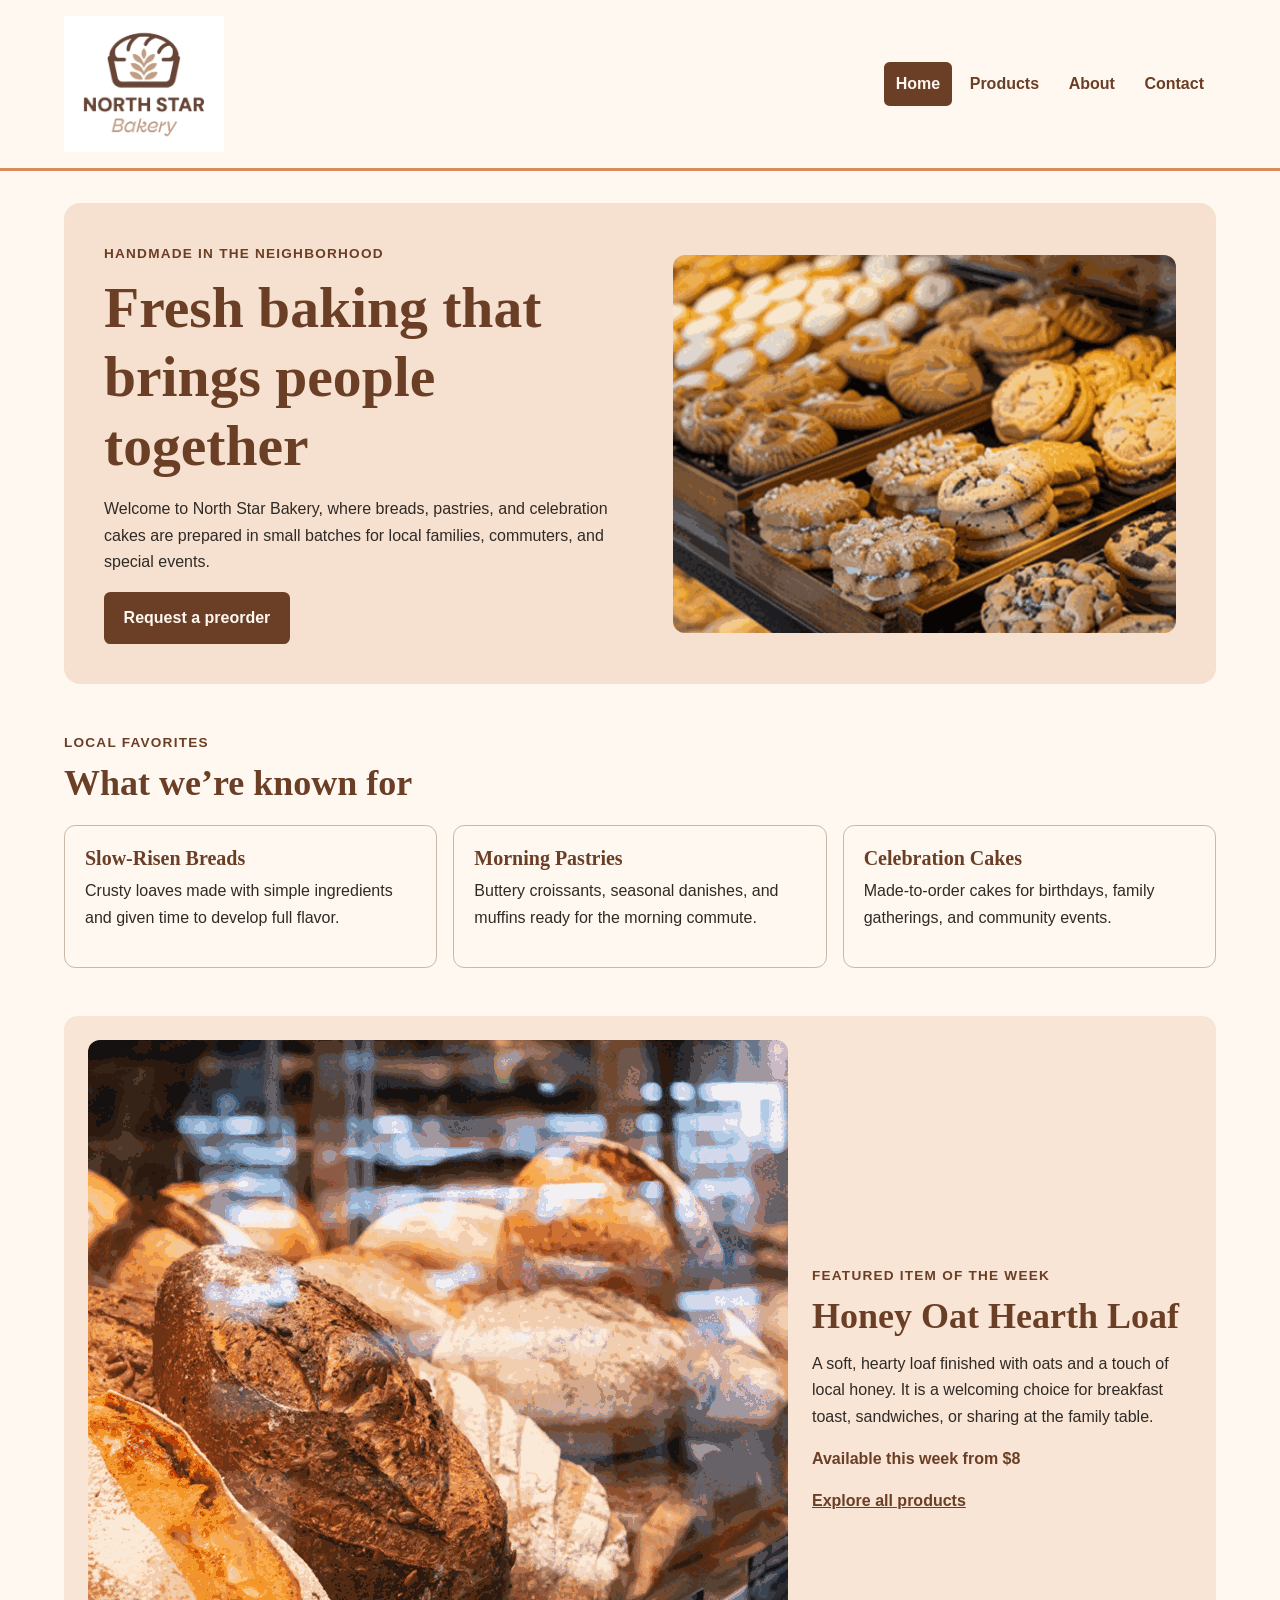
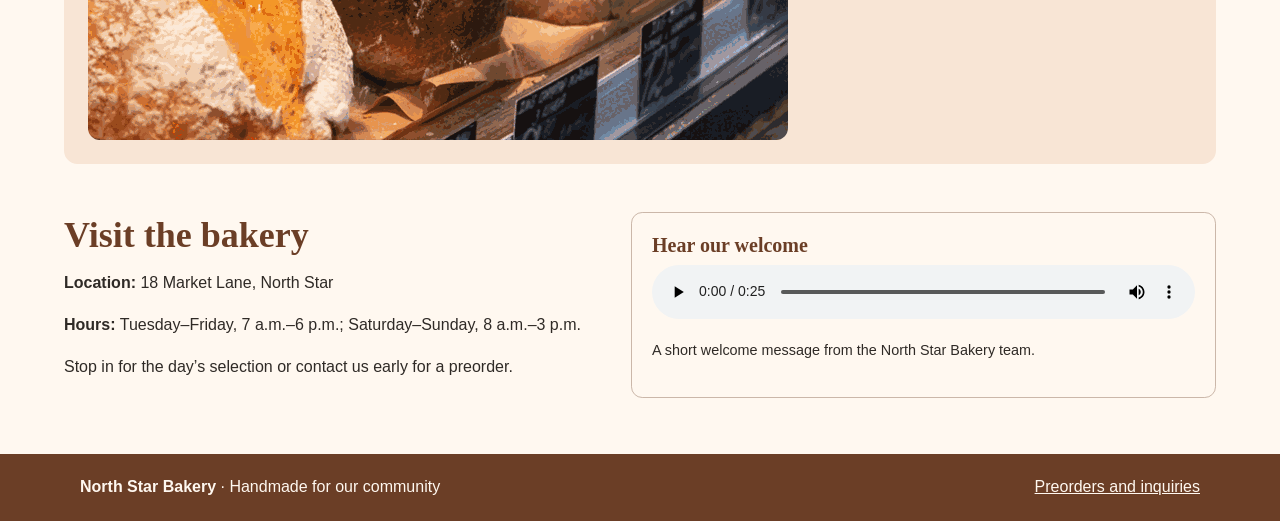
<file: index.html>
<!DOCTYPE html>
<html lang="en">
<head>
  <meta charset="UTF-8">
  <meta name="viewport" content="width=device-width, initial-scale=1.0">
  <meta name="description" content="North Star Bakery offers handmade breads, pastries, and celebration cakes for the local community.">
  <title>North Star Bakery | Home</title>
  <link rel="stylesheet" href="styles.css">
  <script src="script.js" defer></script>
</head>
<body>
  <a class="skip-link" href="#main-content">Skip to main content</a>
  <header class="site-header">
    <div class="header-inner">
      <a class="brand" href="index.html" aria-label="North Star Bakery home">
        <img src="media/bakery-logo_c.png" alt="North Star Bakery logo">
      </a>
      <nav aria-label="Main navigation">
        <ul class="nav-list">
          <li><a class="active" href="index.html" aria-current="page">Home</a></li>
          <li><a href="products.html">Products</a></li>
          <li><a href="about.html">About</a></li>
          <li><a href="contact.html">Contact</a></li>
        </ul>
      </nav>
    </div>
  </header>

  <main id="main-content">
    <section class="hero">
      <div class="hero-copy">
        <p class="eyebrow">Handmade in the neighborhood</p>
        <h1>Fresh baking that brings people together</h1>
        <p>Welcome to North Star Bakery, where breads, pastries, and celebration cakes are prepared in small batches for local families, commuters, and special events.</p>
        <a class="button" href="contact.html">Request a preorder</a>
      </div>
      <picture class="hero-media">
        <source media="(min-width: 48rem)" srcset="media/bakery-feature-large_c.png">
        <img src="media/bakery-feature-small_c.png" alt="A featured selection of freshly baked North Star Bakery goods">
      </picture>
    </section>

    <section class="content-section" aria-labelledby="known-for-heading">
      <div class="section-heading">
        <p class="eyebrow">Local favorites</p>
        <h2 id="known-for-heading">What we’re known for</h2>
      </div>
      <div class="card-row">
        <article class="card">
          <h3>Slow-Risen Breads</h3>
          <p>Crusty loaves made with simple ingredients and given time to develop full flavor.</p>
        </article>
        <article class="card">
          <h3>Morning Pastries</h3>
          <p>Buttery croissants, seasonal danishes, and muffins ready for the morning commute.</p>
        </article>
        <article class="card">
          <h3>Celebration Cakes</h3>
          <p>Made-to-order cakes for birthdays, family gatherings, and community events.</p>
        </article>
      </div>
    </section>

    <section class="content-section split-layout feature-panel" aria-labelledby="featured-heading">
      <img src="media/bakery-bread_c.png" alt="Fresh artisan bread cooling on a bakery counter">
      <div>
        <p class="eyebrow">Featured item of the week</p>
        <h2 id="featured-heading">Honey Oat Hearth Loaf</h2>
        <p>A soft, hearty loaf finished with oats and a touch of local honey. It is a welcoming choice for breakfast toast, sandwiches, or sharing at the family table.</p>
        <p class="price">Available this week from $8</p>
        <a class="text-link" href="products.html">Explore all products</a>
      </div>
    </section>

    <section class="content-section split-layout" aria-labelledby="visit-heading">
      <div>
        <h2 id="visit-heading">Visit the bakery</h2>
        <p><strong>Location:</strong> 18 Market Lane, North Star</p>
        <p><strong>Hours:</strong> Tuesday–Friday, 7 a.m.–6 p.m.; Saturday–Sunday, 8 a.m.–3 p.m.</p>
        <p>Stop in for the day’s selection or contact us early for a preorder.</p>
      </div>
      <div class="media-panel">
        <h3>Hear our welcome</h3>
        <audio controls preload="metadata">
          <source src="media/bakery-welcome_c.mp3" type="audio/mpeg">
          Your browser does not support the audio element. Please contact North Star Bakery for assistance.
        </audio>
        <p class="media-note">A short welcome message from the North Star Bakery team.</p>
      </div>
    </section>
  </main>

  <footer>
    <p><strong>North Star Bakery</strong> · Handmade for our community</p>
    <p><a href="contact.html">Preorders and inquiries</a></p>
  </footer>
</body>
</html>
</file>
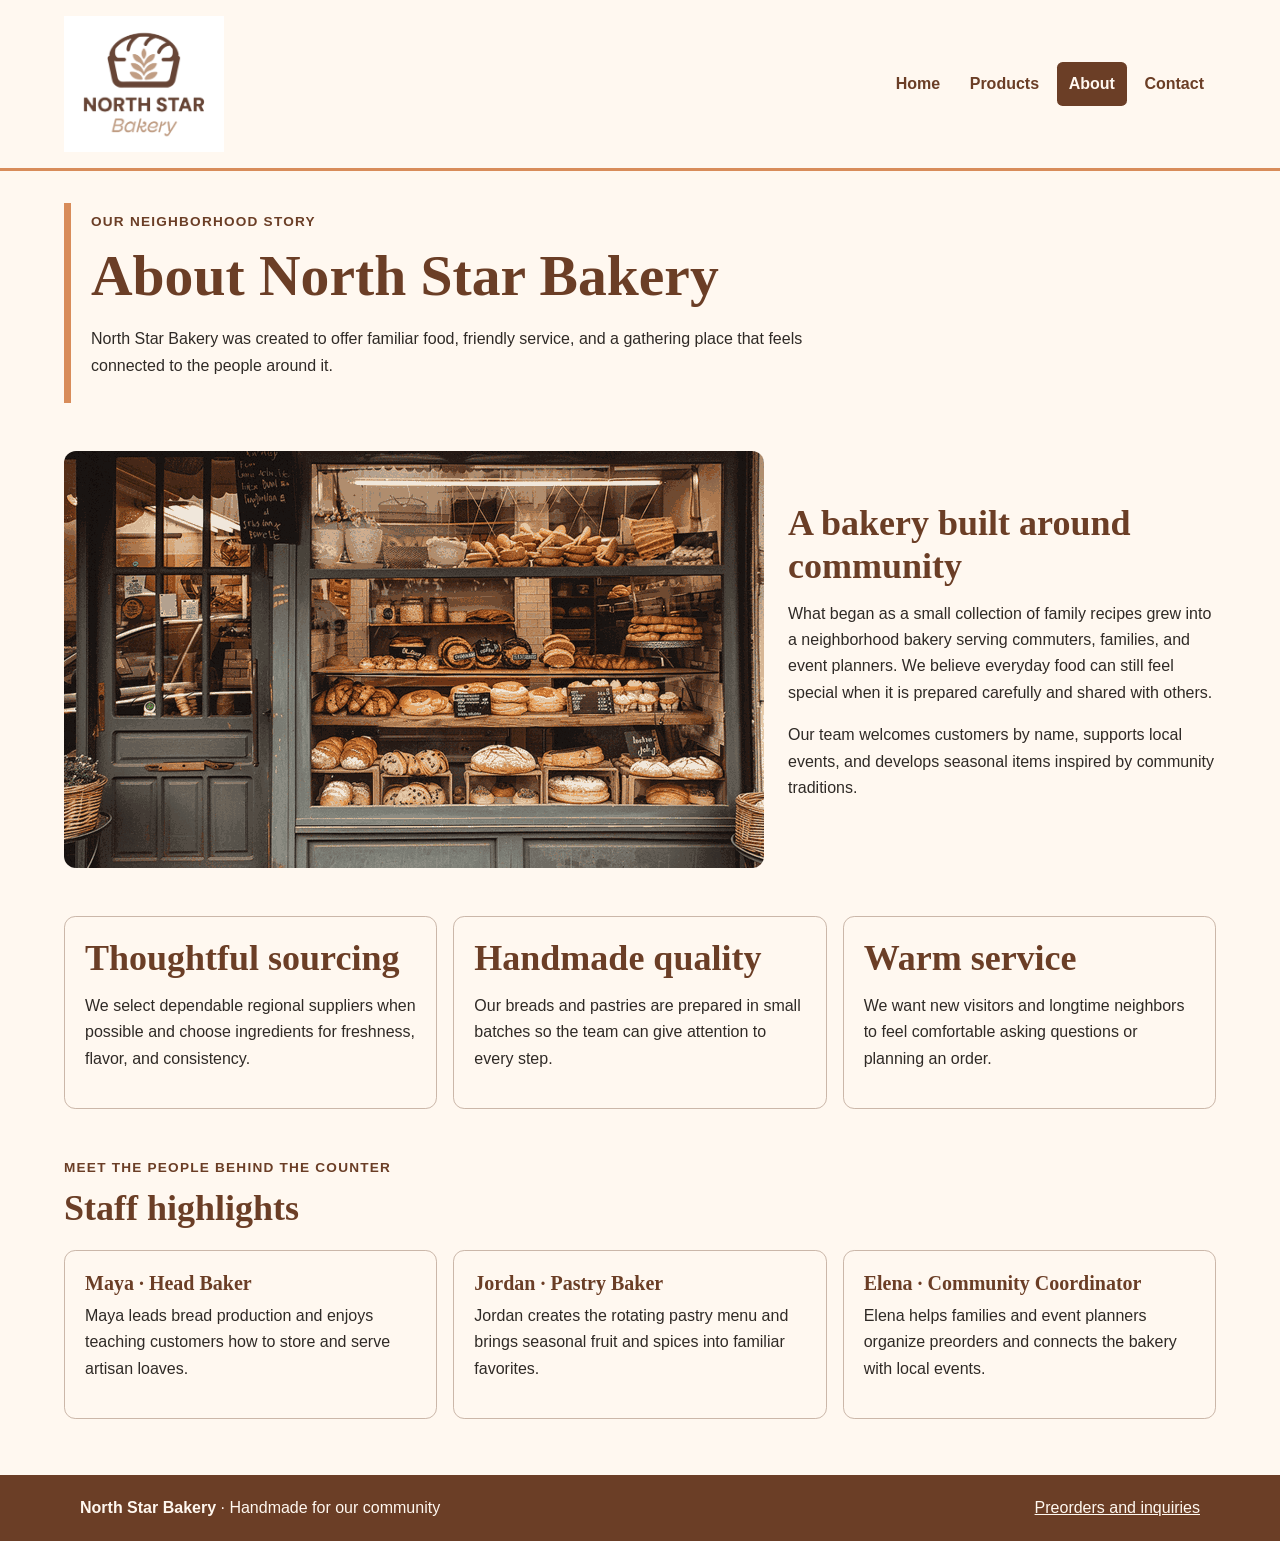
<file: about.html>
<!DOCTYPE html>
<html lang="en">
<head>
  <meta charset="UTF-8">
  <meta name="viewport" content="width=device-width, initial-scale=1.0">
  <meta name="description" content="Learn about North Star Bakery’s community story, sourcing philosophy, and team.">
  <title>North Star Bakery | About</title>
  <link rel="stylesheet" href="styles.css">
  <script src="script.js" defer></script>
</head>
<body>
  <a class="skip-link" href="#main-content">Skip to main content</a>
  <header class="site-header">
    <div class="header-inner">
      <a class="brand" href="index.html" aria-label="North Star Bakery home">
        <img src="media/bakery-logo_c.png" alt="North Star Bakery logo">
      </a>
      <nav aria-label="Main navigation">
        <ul class="nav-list">
          <li><a href="index.html">Home</a></li>
          <li><a href="products.html">Products</a></li>
          <li><a class="active" href="about.html" aria-current="page">About</a></li>
          <li><a href="contact.html">Contact</a></li>
        </ul>
      </nav>
    </div>
  </header>

  <main id="main-content">
    <section class="page-intro">
      <p class="eyebrow">Our neighborhood story</p>
      <h1>About North Star Bakery</h1>
      <p>North Star Bakery was created to offer familiar food, friendly service, and a gathering place that feels connected to the people around it.</p>
    </section>

    <section class="content-section split-layout story-section" aria-labelledby="story-heading">
      <img src="media/bakery-storefront_c.png" alt="The welcoming storefront of North Star Bakery">
      <div>
        <h2 id="story-heading">A bakery built around community</h2>
        <p>What began as a small collection of family recipes grew into a neighborhood bakery serving commuters, families, and event planners. We believe everyday food can still feel special when it is prepared carefully and shared with others.</p>
        <p>Our team welcomes customers by name, supports local events, and develops seasonal items inspired by community traditions.</p>
      </div>
    </section>

    <section class="content-section card-row" aria-label="Bakery values">
      <article class="card">
        <h2>Thoughtful sourcing</h2>
        <p>We select dependable regional suppliers when possible and choose ingredients for freshness, flavor, and consistency.</p>
      </article>
      <article class="card">
        <h2>Handmade quality</h2>
        <p>Our breads and pastries are prepared in small batches so the team can give attention to every step.</p>
      </article>
      <article class="card">
        <h2>Warm service</h2>
        <p>We want new visitors and longtime neighbors to feel comfortable asking questions or planning an order.</p>
      </article>
    </section>

    <section class="content-section" aria-labelledby="team-heading">
      <div class="section-heading">
        <p class="eyebrow">Meet the people behind the counter</p>
        <h2 id="team-heading">Staff highlights</h2>
      </div>
      <div class="staff-list">
        <article>
          <h3>Maya · Head Baker</h3>
          <p>Maya leads bread production and enjoys teaching customers how to store and serve artisan loaves.</p>
        </article>
        <article>
          <h3>Jordan · Pastry Baker</h3>
          <p>Jordan creates the rotating pastry menu and brings seasonal fruit and spices into familiar favorites.</p>
        </article>
        <article>
          <h3>Elena · Community Coordinator</h3>
          <p>Elena helps families and event planners organize preorders and connects the bakery with local events.</p>
        </article>
      </div>
    </section>

  </main>

  <footer>
    <p><strong>North Star Bakery</strong> · Handmade for our community</p>
    <p><a href="contact.html">Preorders and inquiries</a></p>
  </footer>
</body>
</html>
</file>
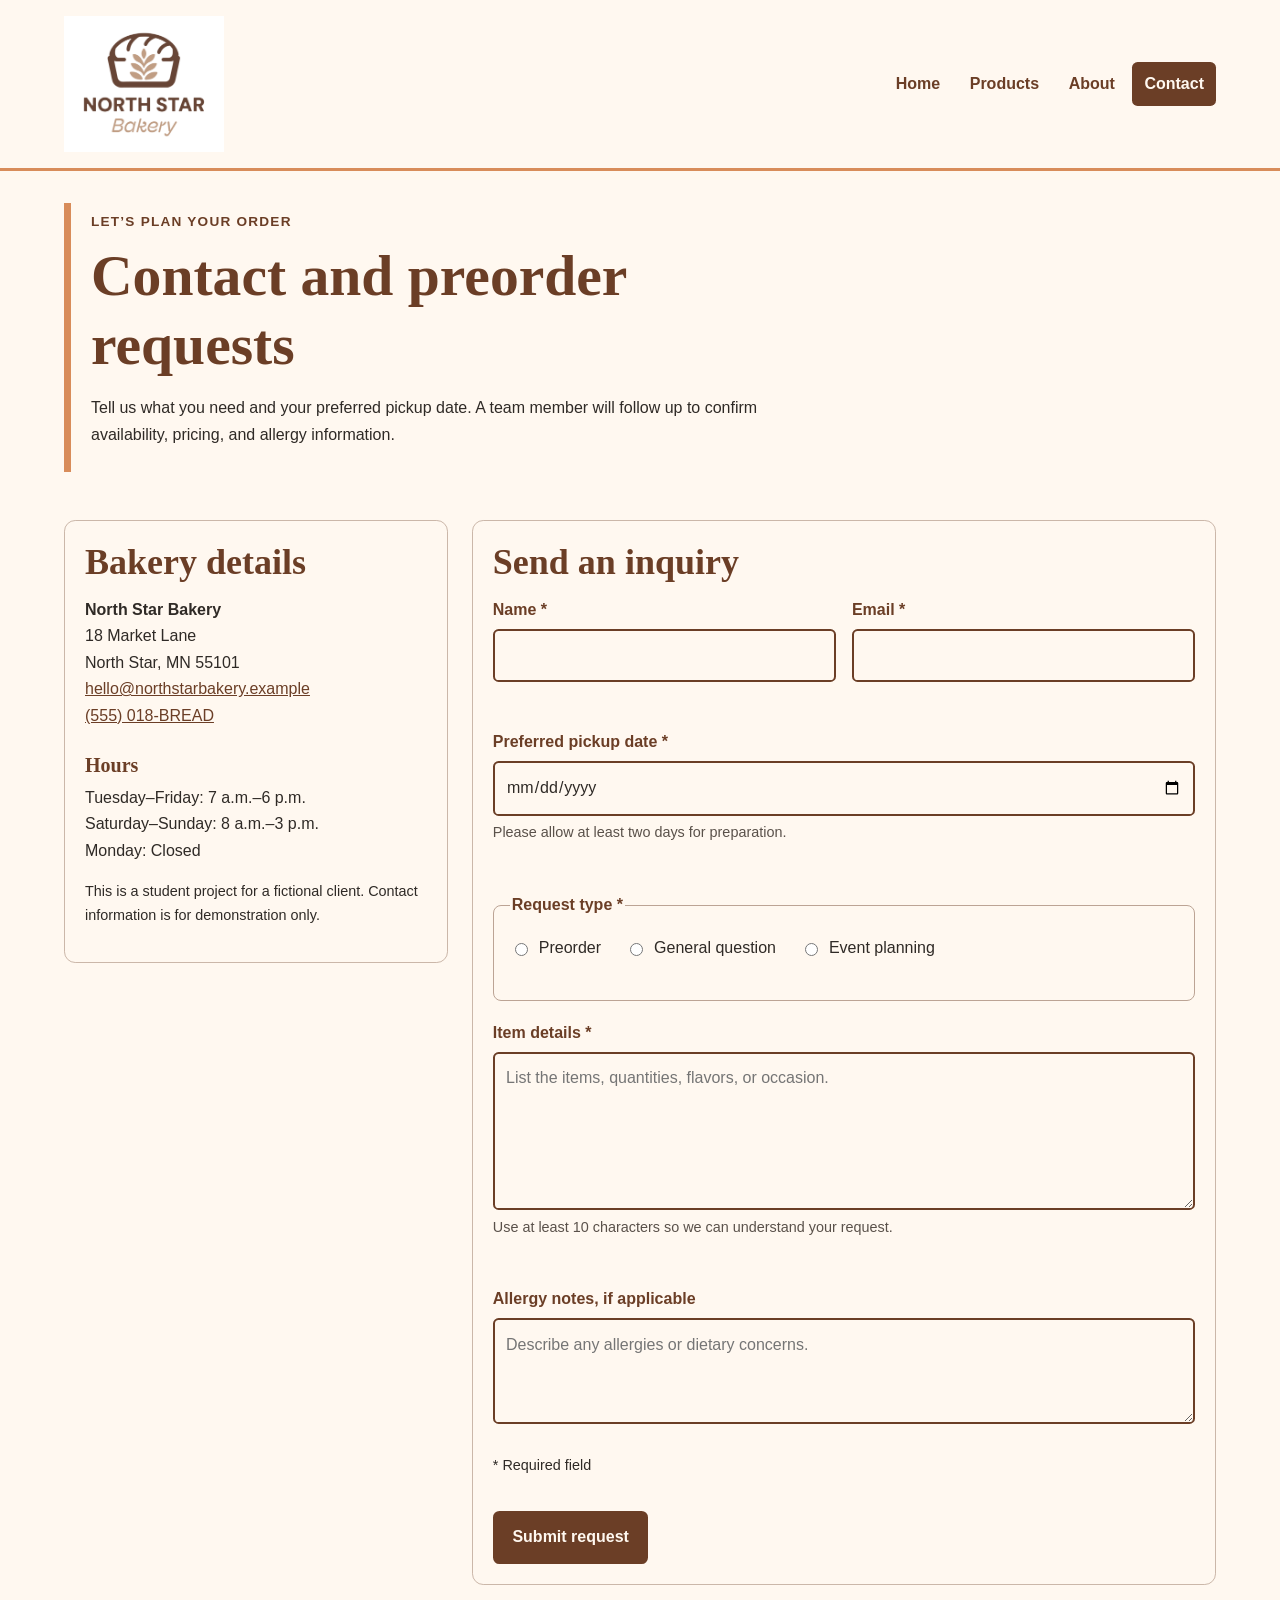
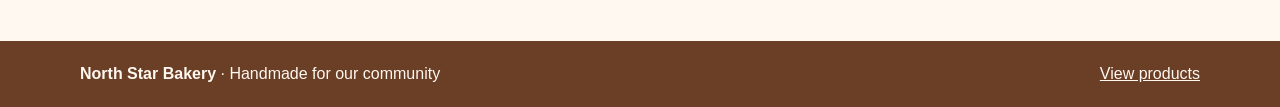
<file: contact.html>
<!DOCTYPE html>
<html lang="en">
<head>
  <meta charset="UTF-8">
  <meta name="viewport" content="width=device-width, initial-scale=1.0">
  <meta name="description" content="Contact North Star Bakery or request a preorder pickup.">
  <title>North Star Bakery | Contact</title>
  <link rel="stylesheet" href="styles.css">
  <script src="script.js" defer></script>
</head>
<body>
  <a class="skip-link" href="#main-content">Skip to main content</a>
  <header class="site-header">
    <div class="header-inner">
      <a class="brand" href="index.html" aria-label="North Star Bakery home">
        <img src="media/bakery-logo_c.png" alt="North Star Bakery logo">
      </a>
      <nav aria-label="Main navigation">
        <ul class="nav-list">
          <li><a href="index.html">Home</a></li>
          <li><a href="products.html">Products</a></li>
          <li><a href="about.html">About</a></li>
          <li><a class="active" href="contact.html" aria-current="page">Contact</a></li>
        </ul>
      </nav>
    </div>
  </header>

  <main id="main-content">
    <section class="page-intro">
      <p class="eyebrow">Let’s plan your order</p>
      <h1>Contact and preorder requests</h1>
      <p>Tell us what you need and your preferred pickup date. A team member will follow up to confirm availability, pricing, and allergy information.</p>
    </section>

    <div class="content-section contact-layout">
      <section class="visit-details" aria-labelledby="details-heading">
        <h2 id="details-heading">Bakery details</h2>
        <address>
          <strong>North Star Bakery</strong><br>
          18 Market Lane<br>
          North Star, MN 55101<br>
          <a href="mailto:hello@northstarbakery.example">hello@northstarbakery.example</a><br>
          <a href="tel:+15550182733">(555) 018-BREAD</a>
        </address>
        <h3>Hours</h3>
        <p>Tuesday–Friday: 7 a.m.–6 p.m.<br>Saturday–Sunday: 8 a.m.–3 p.m.<br>Monday: Closed</p>
        <p class="media-note">This is a student project for a fictional client. Contact information is for demonstration only.</p>
      </section>

      <section class="form-section" aria-labelledby="form-heading">
        <h2 id="form-heading">Send an inquiry</h2>
        <p id="storage-notice" class="storage-notice" role="status" hidden>Saved details restored from your last visit.</p>
        <form id="inquiry-form" action="#" method="post" novalidate>
          <div class="form-row">
            <div class="form-field">
              <label for="name">Name <span aria-hidden="true">*</span></label>
              <input type="text" id="name" name="name" autocomplete="name" aria-describedby="name-error" required>
              <p class="error-message" id="name-error" aria-live="polite"></p>
            </div>
            <div class="form-field">
              <label for="email">Email <span aria-hidden="true">*</span></label>
              <input type="email" id="email" name="email" autocomplete="email" aria-describedby="email-error" required>
              <p class="error-message" id="email-error" aria-live="polite"></p>
            </div>
          </div>

          <div class="form-field">
            <label for="pickup-date">Preferred pickup date <span aria-hidden="true">*</span></label>
            <input type="date" id="pickup-date" name="pickup-date" aria-describedby="pickup-date-help pickup-date-error" required>
            <p class="field-help" id="pickup-date-help">Please allow at least two days for preparation.</p>
            <p class="error-message" id="pickup-date-error" aria-live="polite"></p>
          </div>

          <fieldset id="request-type-group" aria-describedby="request-type-error">
            <legend>Request type <span aria-hidden="true">*</span></legend>
            <div class="choice-row">
              <label><input type="radio" name="request-type" value="preorder" required> Preorder</label>
              <label><input type="radio" name="request-type" value="general-question"> General question</label>
              <label><input type="radio" name="request-type" value="event-planning"> Event planning</label>
            </div>
            <p class="error-message" id="request-type-error" aria-live="polite"></p>
          </fieldset>

          <div class="form-field">
            <label for="item-details">Item details <span aria-hidden="true">*</span></label>
            <textarea id="item-details" name="item-details" rows="5" required minlength="10" aria-describedby="item-details-help item-details-error" placeholder="List the items, quantities, flavors, or occasion."></textarea>
            <p class="field-help" id="item-details-help">Use at least 10 characters so we can understand your request.</p>
            <p class="error-message" id="item-details-error" aria-live="polite"></p>
          </div>

          <div class="form-field">
            <label for="allergy-notes">Allergy notes, if applicable</label>
            <textarea id="allergy-notes" name="allergy-notes" rows="3" placeholder="Describe any allergies or dietary concerns."></textarea>
          </div>

          <p class="required-note"><span aria-hidden="true">*</span> Required field</p>
          <button type="submit">Submit request</button>
          <div id="form-status" class="form-status" role="status" aria-live="polite" tabindex="-1"></div>
        </form>
      </section>
    </div>
  </main>

  <footer>
    <p><strong>North Star Bakery</strong> · Handmade for our community</p>
    <p><a href="products.html">View products</a></p>
  </footer>
</body>
</html>
</file>
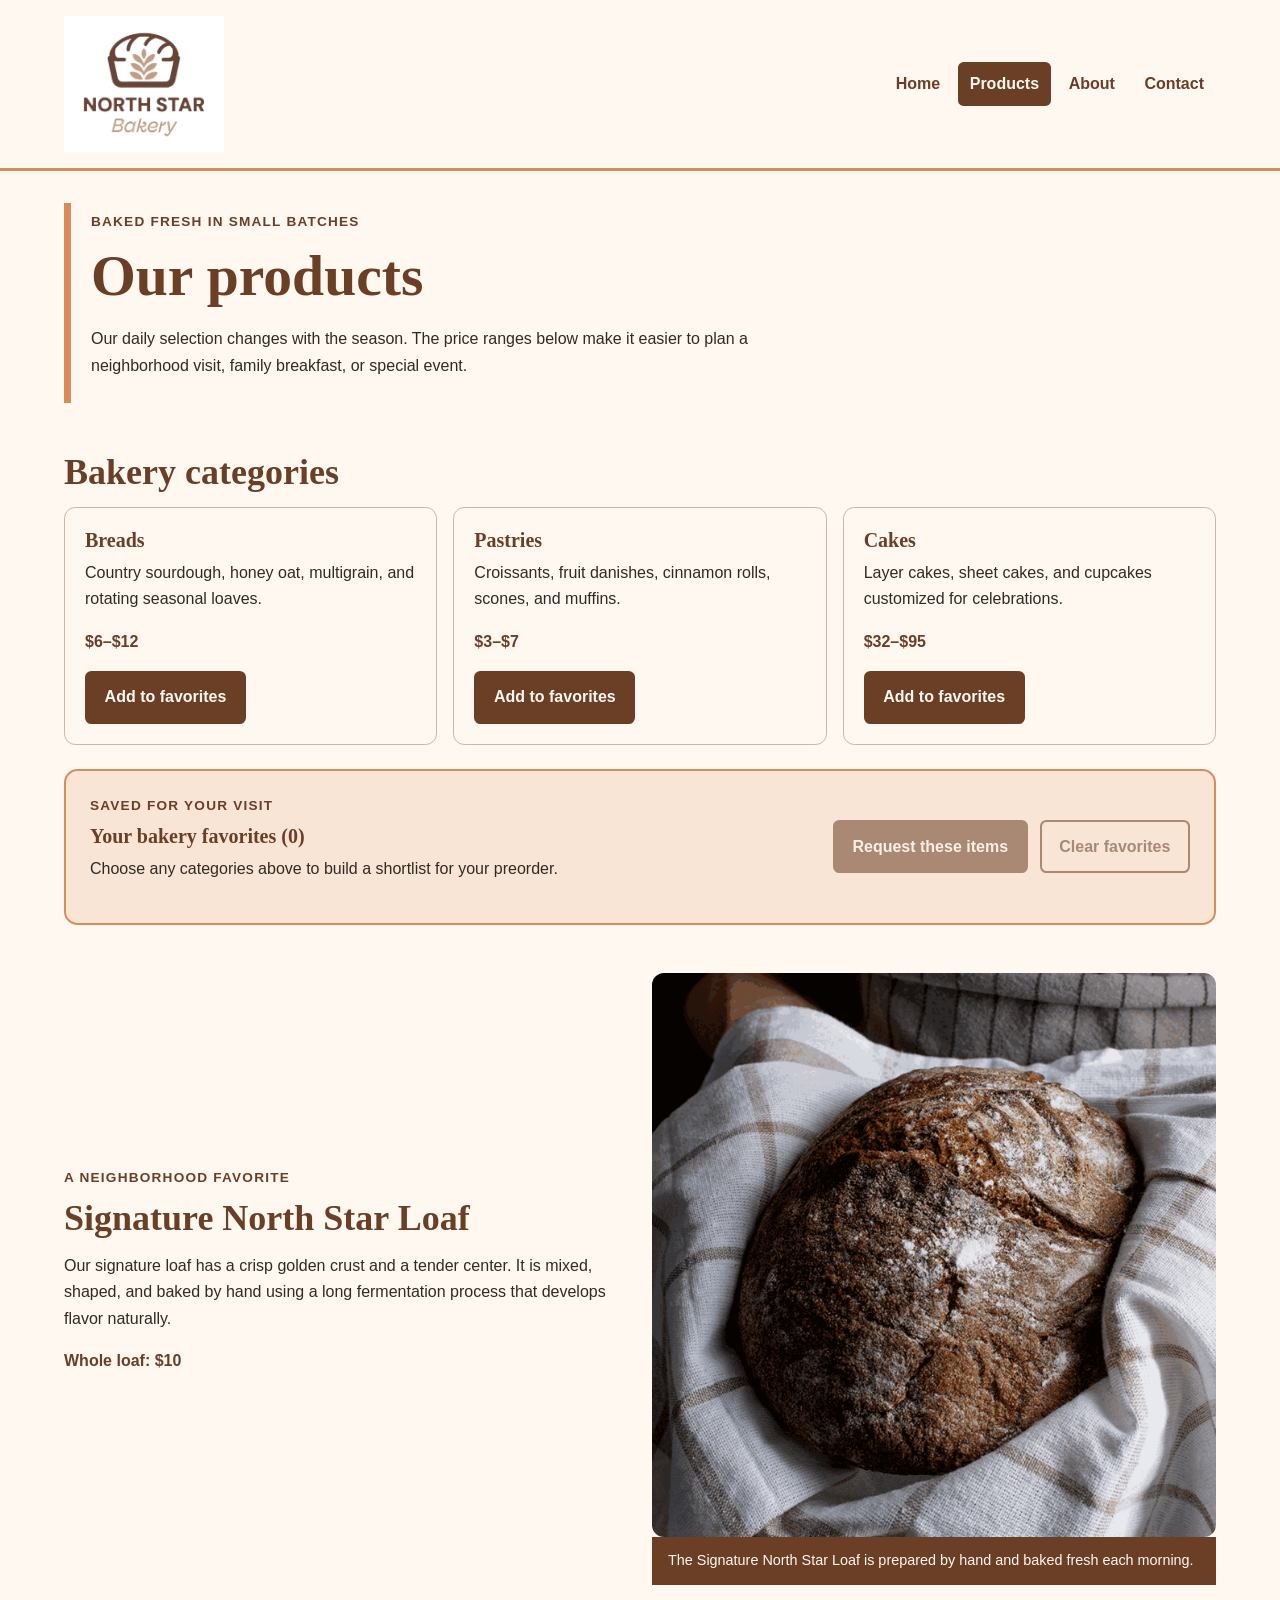
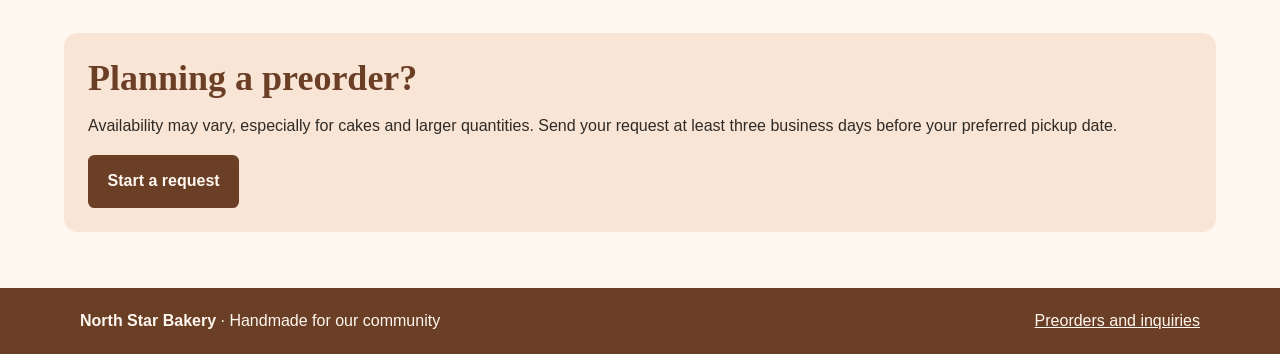
<file: products.html>
<!DOCTYPE html>
<html lang="en">
<head>
  <meta charset="UTF-8">
  <meta name="viewport" content="width=device-width, initial-scale=1.0">
  <meta name="description" content="Browse breads, pastries, and cakes from North Star Bakery.">
  <title>North Star Bakery | Products</title>
  <link rel="stylesheet" href="styles.css">
  <script src="script.js" defer></script>
</head>
<body>
  <a class="skip-link" href="#main-content">Skip to main content</a>
  <header class="site-header">
    <div class="header-inner">
      <a class="brand" href="index.html" aria-label="North Star Bakery home">
        <img src="media/bakery-logo_c.png" alt="North Star Bakery logo">
      </a>
      <nav aria-label="Main navigation">
        <ul class="nav-list">
          <li><a href="index.html">Home</a></li>
          <li><a class="active" href="products.html" aria-current="page">Products</a></li>
          <li><a href="about.html">About</a></li>
          <li><a href="contact.html">Contact</a></li>
        </ul>
      </nav>
    </div>
  </header>

  <main id="main-content">
    <section class="page-intro">
      <p class="eyebrow">Baked fresh in small batches</p>
      <h1>Our products</h1>
      <p>Our daily selection changes with the season. The price ranges below make it easier to plan a neighborhood visit, family breakfast, or special event.</p>
    </section>

    <section class="content-section" aria-labelledby="categories-heading">
      <h2 id="categories-heading">Bakery categories</h2>
      <div class="card-row product-row">
        <article class="card product-card" data-product-id="breads">
          <h3>Breads</h3>
          <p>Country sourdough, honey oat, multigrain, and rotating seasonal loaves.</p>
          <p class="price">$6–$12</p>
          <button class="favorite-button" type="button" data-favorite-id="breads" aria-pressed="false">Add to favorites</button>
        </article>
        <article class="card product-card" data-product-id="pastries">
          <h3>Pastries</h3>
          <p>Croissants, fruit danishes, cinnamon rolls, scones, and muffins.</p>
          <p class="price">$3–$7</p>
          <button class="favorite-button" type="button" data-favorite-id="pastries" aria-pressed="false">Add to favorites</button>
        </article>
        <article class="card product-card" data-product-id="cakes">
          <h3>Cakes</h3>
          <p>Layer cakes, sheet cakes, and cupcakes customized for celebrations.</p>
          <p class="price">$32–$95</p>
          <button class="favorite-button" type="button" data-favorite-id="cakes" aria-pressed="false">Add to favorites</button>
        </article>
      </div>

      <aside class="favorites-panel" aria-labelledby="favorites-heading" aria-live="polite">
        <div>
          <p class="eyebrow">Saved for your visit</p>
          <h3 id="favorites-heading">Your bakery favorites (<span id="favorite-count">0</span>)</h3>
          <p id="favorites-empty">Choose any categories above to build a shortlist for your preorder.</p>
          <ul id="favorites-list" class="favorites-list"></ul>
        </div>
        <div class="favorites-actions">
          <a id="request-favorites" class="button is-disabled" href="contact.html" aria-disabled="true">Request these items</a>
          <button id="clear-favorites" class="secondary-button" type="button" disabled>Clear favorites</button>
        </div>
      </aside>
    </section>

    <section class="content-section signature-section" aria-labelledby="signature-heading">
      <div>
        <p class="eyebrow">A neighborhood favorite</p>
        <h2 id="signature-heading">Signature North Star Loaf</h2>
        <p>Our signature loaf has a crisp golden crust and a tender center. It is mixed, shaped, and baked by hand using a long fermentation process that develops flavor naturally.</p>
        <p class="price">Whole loaf: $10</p>
      </div>
      <figure>
        <img src="media/bakery-signature-loaf_c.png" alt="North Star Bakery’s golden signature artisan loaf">
        <figcaption>The Signature North Star Loaf is prepared by hand and baked fresh each morning.</figcaption>
      </figure>
    </section>

    <section class="content-section order-note" aria-labelledby="ordering-heading">
      <h2 id="ordering-heading">Planning a preorder?</h2>
      <p>Availability may vary, especially for cakes and larger quantities. Send your request at least three business days before your preferred pickup date.</p>
      <a class="button" href="contact.html">Start a request</a>
    </section>
  </main>

  <footer>
    <p><strong>North Star Bakery</strong> · Handmade for our community</p>
    <p><a href="contact.html">Preorders and inquiries</a></p>
  </footer>
</body>
</html>
</file>
<file: styles.css>
:root {
  --cream: #fff8f0;
  --brown: #6b3e26;
  --peach: #d88c5a;
  --charcoal: #2f2a26;
}

* {
  box-sizing: border-box;
}

html {
  scroll-behavior: smooth;
}

body {
  margin: 0;
  background: var(--cream);
  color: var(--charcoal);
  font-family: Arial, Helvetica, sans-serif;
  font-size: 1rem;
  line-height: 1.65;
}

img,
picture,
video {
  display: block;
  max-width: 100%;
}

audio {
  width: 100%;
}

a {
  color: var(--brown);
}

a:hover {
  color: var(--charcoal);
}

a:focus-visible,
button:focus-visible,
input:focus-visible,
textarea:focus-visible,
select:focus-visible {
  outline: 3px solid var(--peach);
  outline-offset: 3px;
}

h1,
h2,
h3 {
  color: var(--brown);
  font-family: Georgia, "Times New Roman", serif;
  line-height: 1.2;
  margin-top: 0;
}

h1 {
  font-size: clamp(2rem, 8vw, 3.6rem);
  margin-bottom: 1rem;
}

h2 {
  font-size: clamp(1.55rem, 5vw, 2.25rem);
  margin-bottom: 0.8rem;
}

h3 {
  font-size: 1.25rem;
  margin-bottom: 0.5rem;
}

p {
  margin-top: 0;
}

.skip-link {
  background: var(--charcoal);
  color: var(--cream);
  left: 1rem;
  padding: 0.7rem 1rem;
  position: absolute;
  top: -5rem;
  z-index: 20;
}

.skip-link:focus {
  top: 1rem;
}

.site-header {
  border-bottom: 3px solid var(--peach);
  background: var(--cream);
}

.header-inner,
main,
footer {
  margin: 0 auto;
  max-width: 72rem;
  width: min(100% - 2rem, 72rem);
}

.header-inner {
  align-items: center;
  display: flex;
  flex-direction: column;
  gap: 0.75rem;
  justify-content: space-between;
  padding: 1rem 0;
}

.brand img {
  height: auto;
  width: 10rem;
}

.nav-list {
  display: flex;
  flex-wrap: wrap;
  gap: 0.35rem;
  justify-content: center;
  list-style: none;
  margin: 0;
  padding: 0;
}

.nav-list a {
  border-radius: 0.35rem;
  display: block;
  font-weight: 700;
  padding: 0.55rem 0.75rem;
  text-decoration: none;
}

.nav-list a:hover,
.nav-list a.active {
  background: var(--brown);
  color: var(--cream);
}

main {
  padding: 2rem 0 3.5rem;
}

.hero,
.split-layout,
.signature-section,
.contact-layout,
.card-row,
.staff-list,
.form-row {
  display: flex;
  flex-direction: column;
}

.hero {
  align-items: stretch;
  background: color-mix(in srgb, var(--peach) 22%, var(--cream));
  border-radius: 1rem;
  gap: 1.5rem;
  overflow: hidden;
  padding: 1.5rem;
}

.hero-copy {
  align-self: center;
}

.hero-media img {
  aspect-ratio: 4 / 3;
  border-radius: 0.75rem;
  height: 100%;
  object-fit: cover;
  width: 100%;
}

.eyebrow {
  color: var(--brown);
  font-size: 0.85rem;
  font-weight: 700;
  letter-spacing: 0.09em;
  margin-bottom: 0.45rem;
  text-transform: uppercase;
}

.button,
button {
  background: var(--brown);
  border: 2px solid var(--brown);
  border-radius: 0.4rem;
  color: var(--cream);
  cursor: pointer;
  display: inline-block;
  font: inherit;
  font-weight: 700;
  padding: 0.7rem 1.1rem;
  text-decoration: none;
}

.button:hover,
button:hover {
  background: var(--charcoal);
  border-color: var(--charcoal);
  color: var(--cream);
}

.text-link {
  font-weight: 700;
}

.content-section {
  margin-top: 3rem;
}

.page-intro {
  border-left: 0.45rem solid var(--peach);
  max-width: 48rem;
  padding: 0.5rem 0 0.5rem 1.25rem;
}

.section-heading {
  margin-bottom: 1.25rem;
}

.card-row,
.staff-list {
  gap: 1rem;
}

.card,
.staff-list article,
.visit-details,
.form-section,
.media-panel {
  border: 1px solid color-mix(in srgb, var(--brown) 35%, var(--cream));
  border-radius: 0.7rem;
  padding: 1.25rem;
}

.product-card {
  display: flex;
  flex-direction: column;
}

.product-card .favorite-button {
  margin-top: auto;
}

.favorite-button[aria-pressed="true"] {
  background: var(--peach);
  border-color: var(--brown);
  color: var(--charcoal);
}

.favorites-panel {
  align-items: flex-start;
  background: color-mix(in srgb, var(--peach) 18%, var(--cream));
  border: 2px solid var(--peach);
  border-radius: 0.85rem;
  display: flex;
  flex-direction: column;
  gap: 1rem;
  justify-content: space-between;
  margin-top: 1.5rem;
  padding: 1.5rem;
}

.favorites-panel h3 {
  margin-bottom: 0.5rem;
}

.favorites-list {
  margin: 0;
  padding-left: 1.25rem;
}

.favorites-actions {
  align-items: flex-start;
  display: flex;
  flex-direction: column;
  gap: 0.75rem;
}

.secondary-button {
  background: transparent;
  color: var(--brown);
}

.secondary-button:hover {
  color: var(--cream);
}

button:disabled,
.button.is-disabled {
  cursor: not-allowed;
  opacity: 0.55;
}

.card,
.staff-list article {
  flex: 1 1 0;
}

.split-layout,
.signature-section,
.contact-layout {
  gap: 1.5rem;
}

.split-layout > *,
.signature-section > *,
.contact-layout > * {
  flex: 1 1 0;
}

.split-layout > img,
.story-section > img {
  border-radius: 0.75rem;
  object-fit: cover;
  width: 100%;
}

.feature-panel,
.order-note {
  background: color-mix(in srgb, var(--peach) 18%, var(--cream));
  border-radius: 0.85rem;
  padding: 1.5rem;
}

.price {
  color: var(--brown);
  font-weight: 700;
}

.signature-section {
  align-items: center;
}

figure {
  margin: 0;
}

figure img {
  border-radius: 0.75rem;
}

figcaption {
  background: var(--brown);
  color: var(--cream);
  font-size: 0.9rem;
  padding: 0.75rem 1rem;
}

.media-note,
.required-note,
.field-help {
  font-size: 0.9rem;
  margin-top: 0.75rem;
}

.field-help {
  color: #5a514a;
  margin: 0;
}

.error-message {
  color: #9b1c1c;
  font-size: 0.9rem;
  font-weight: 700;
  margin: 0;
  min-height: 1.45rem;
}

.field-error {
  border-color: #9b1c1c;
}

fieldset.field-error {
  border-width: 2px;
}

.form-status {
  border-radius: 0.5rem;
  display: none;
  padding: 1rem;
}

.form-status.is-success {
  background: #e7f5e8;
  border: 2px solid #2e6b36;
  color: #214f28;
  display: block;
}

.form-status.is-error {
  background: #fff0ef;
  border: 2px solid #9b1c1c;
  color: #741515;
  display: block;
}

.storage-notice {
  background: #e7f5e8;
  border-left: 0.35rem solid #2e6b36;
  color: #214f28;
  font-weight: 700;
  margin-bottom: 1rem;
  padding: 0.75rem 1rem;
}

video {
  aspect-ratio: 16 / 9;
  background: var(--charcoal);
  border-radius: 0.5rem;
  width: 100%;
}

.contact-layout {
  align-items: flex-start;
}

.visit-details,
.form-section {
  width: 100%;
}

address {
  font-style: normal;
  margin-bottom: 1.5rem;
}

form,
.form-field {
  display: flex;
  flex-direction: column;
}

form {
  gap: 1.15rem;
}

.form-row {
  gap: 1rem;
}

.form-field {
  flex: 1 1 0;
  gap: 0.35rem;
}

label,
legend {
  color: var(--brown);
  font-weight: 700;
}

input,
textarea {
  background: var(--cream);
  border: 2px solid var(--brown);
  border-radius: 0.35rem;
  color: var(--charcoal);
  font: inherit;
  padding: 0.7rem;
  width: 100%;
}

textarea {
  resize: vertical;
}

fieldset {
  border: 1px solid color-mix(in srgb, var(--brown) 45%, var(--cream));
  border-radius: 0.5rem;
  margin: 0;
  padding: 1rem;
}

.choice-row {
  display: flex;
  flex-direction: column;
  gap: 0.65rem;
}

.choice-row label {
  align-items: center;
  color: var(--charcoal);
  display: flex;
  font-weight: 400;
  gap: 0.5rem;
}

.choice-row input {
  accent-color: var(--brown);
  width: auto;
}

button {
  align-self: flex-start;
}

footer {
  align-items: center;
  background: var(--brown);
  color: var(--cream);
  display: flex;
  flex-direction: column;
  gap: 0.35rem;
  justify-content: space-between;
  max-width: none;
  padding: 1.25rem max(1rem, calc((100% - 70rem) / 2));
  text-align: center;
  width: 100%;
}

footer p {
  margin: 0;
}

footer a {
  color: var(--cream);
}

footer a:hover {
  color: var(--cream);
  text-decoration-thickness: 3px;
}

@media (min-width: 48rem) {
  .header-inner,
  footer {
    flex-direction: row;
  }

  .hero {
    align-items: center;
    flex-direction: row;
    padding: 2.5rem;
  }

  .hero-copy {
    flex: 1 1 52%;
  }

  .hero-media {
    flex: 1 1 48%;
  }

  .card-row,
  .staff-list,
  .split-layout,
  .signature-section,
  .contact-layout,
  .form-row {
    flex-direction: row;
  }

  .split-layout,
  .signature-section {
    align-items: center;
  }

  .story-section > img {
    max-height: 30rem;
  }

  .visit-details {
    flex: 0 1 34%;
  }

  .form-section {
    flex: 1 1 66%;
  }

  .choice-row {
    flex-direction: row;
    flex-wrap: wrap;
    gap: 1rem 1.5rem;
  }

  .favorites-panel,
  .favorites-actions {
    align-items: center;
    flex-direction: row;
  }
}
</file>
